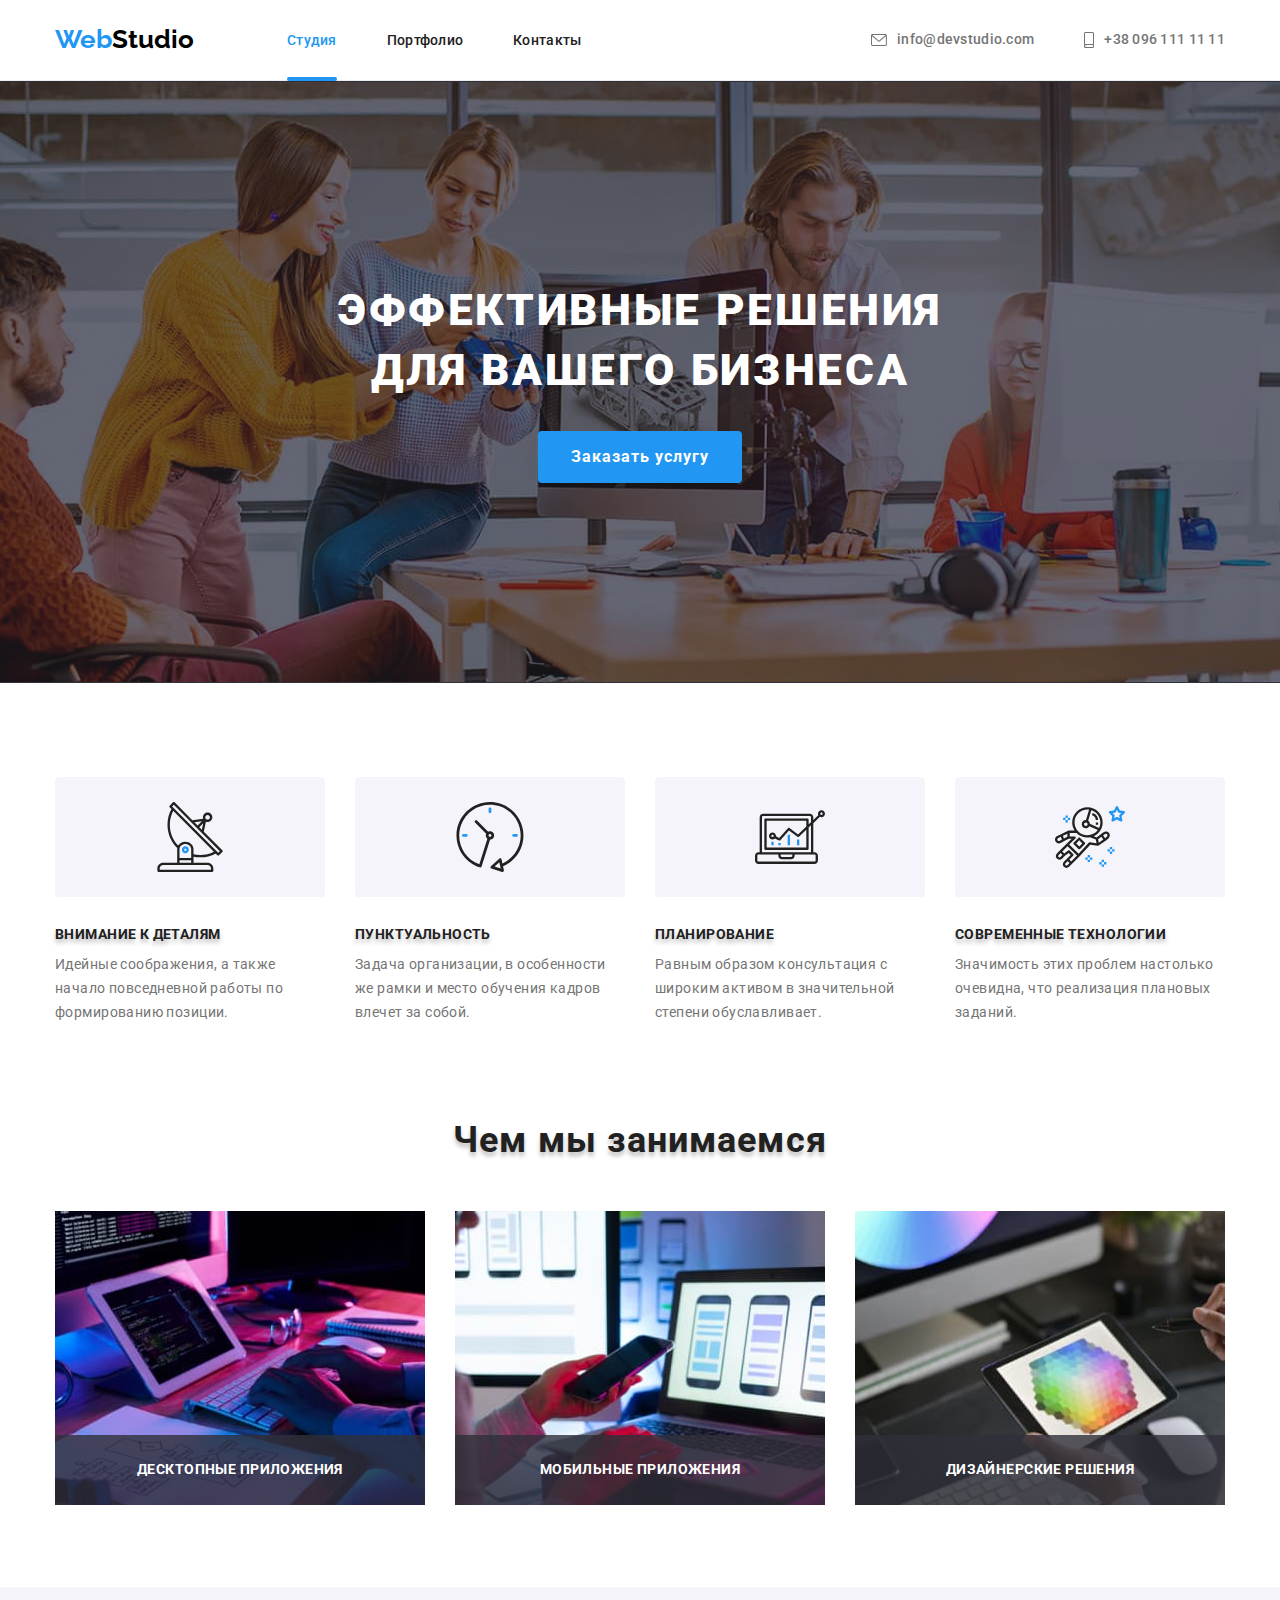
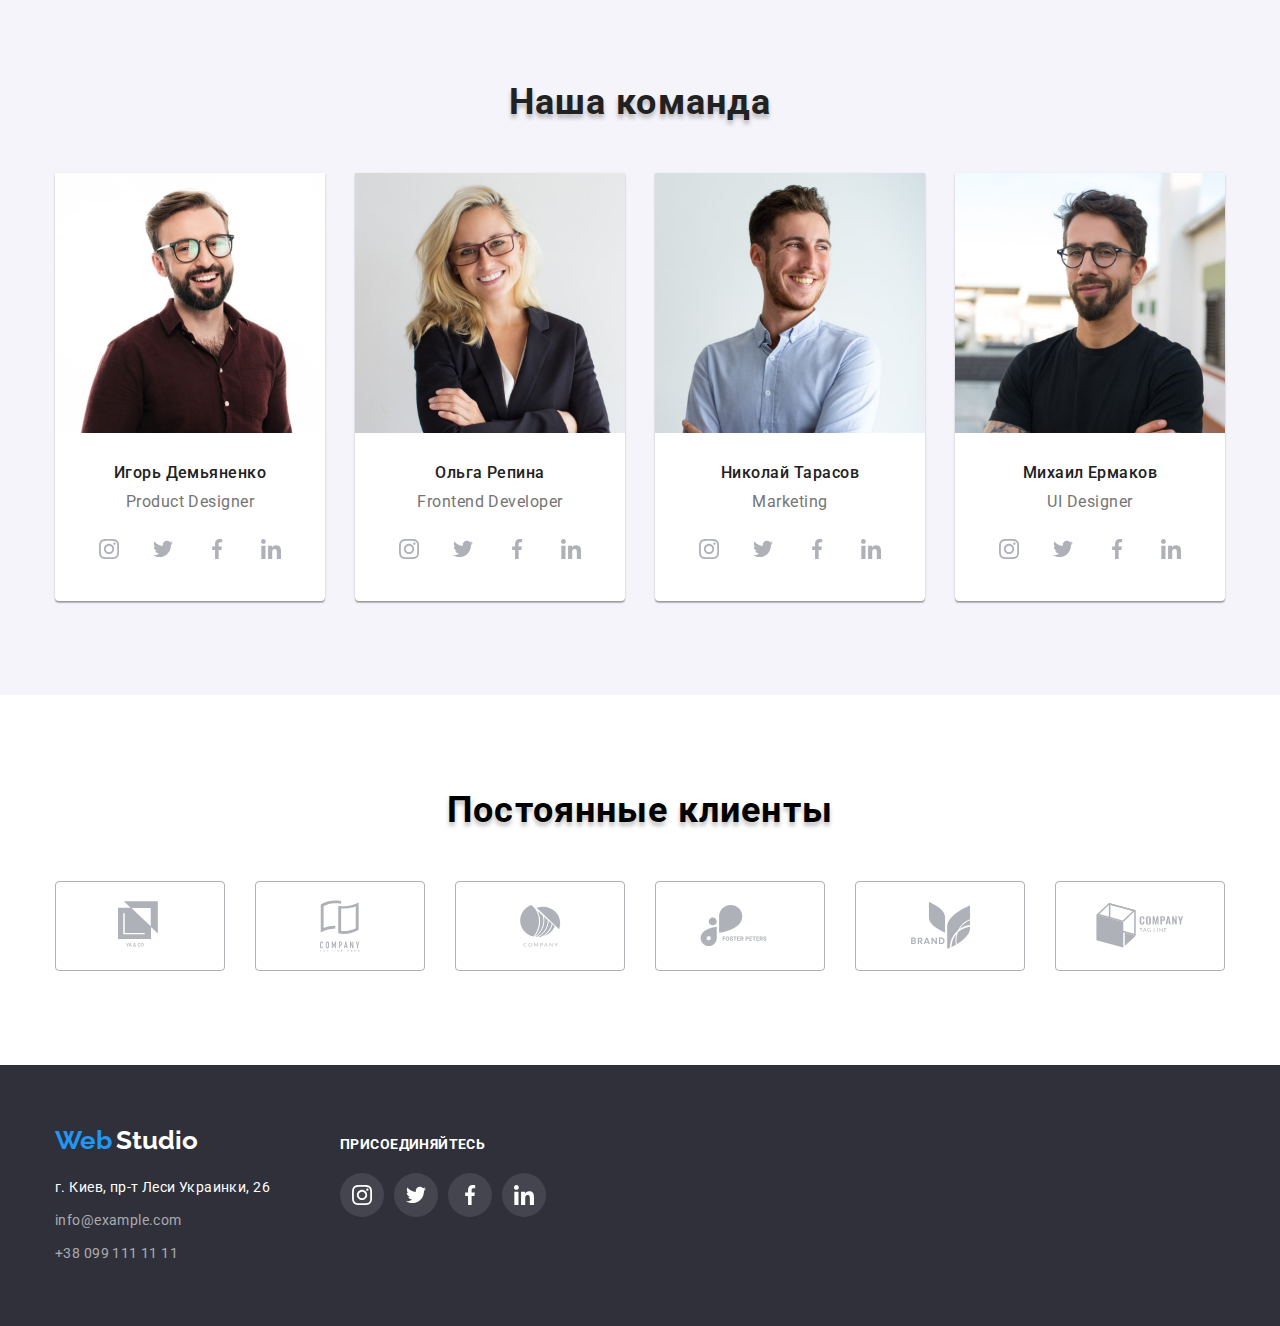
<file: index.html>
<!DOCTYPE html>
<html lang="ru">
  <head>
    <meta charset="UTF-8" />
    <meta name="viewport" content="width=device-width, initial-scale=1.0" />
    <title>WebStudio</title>
    <link rel="stylesheet" href="./css/modern-normalize.css" />
    <link rel="preconnect" href="https://fonts.gstatic.com" />
    <link
      href="https://fonts.googleapis.com/css2?family=Raleway:wght@400;700&family=Roboto:wght@400;500;700;900&display=swap"
      rel="stylesheet"
    />
    <link rel="stylesheet" href="./css/style.css" />
  </head>
  <body>
    <!-- Хедер -->
    <header class="page-header">
      <div class="container main-nav">
        <nav class="header-nav">
          <a href="./index.html">
            <span class="logo-first">Web</span>
            <span class="logo-second">Studio</span>
          </a>
          <ul class="header-nav-list">
            <li class="item">
              <a class="menu-link link-page" href="./index.html">Студия</a>
            </li>

            <li class="item">
              <a class="menu-link" href="./portfolio.html">Портфолио</a>
            </li>

            <li class="item">
              <a class="menu-link" href="">Контакты</a>
            </li>
          </ul>
        </nav>
        <ul class="header-contacts">
          <li class="item">
            <a class="link" href="mailto:info@devstudio.com">
              <svg class="link-icon" width="16" height="12">
                <use href="./images/icons.svg#envelope"></use>
              </svg>
              info@devstudio.com
            </a>
          </li>

          <li class="item">
            <a class="link" href="tel:+380961111111">
              <svg class="link-icon" width="10" height="16">
                <use href="./images/icons.svg#smartphone"></use>
              </svg>
              +38 096 111 11 11</a
            >
          </li>
        </ul>
      </div>
    </header>
    <!-- Мейн -->
    <main>
      <!-- Герой -->
      <section class="hero">
        <h1 class="hero-title">Эффективные решения для вашего бизнеса</h1>
        <button class="hero-btn btn" data-modal-open>Заказать услугу</button>
      </section>
      <!-- Софт скиллс -->
      <section class="skills">
        <div class="container">
          <!-- <h2>заголовок</h2> -->
          <!-- <p>абзац</p> -->
          <ul class="skills-list">
            <li class="item icon-аttention">
              <div class="container-skills-icon">
                <svg class="skills-icon" width="70" height="70">
                  <use href="./images/icons.svg#antenna">_</use>
                </svg>
              </div>
              <h3 class="skills-item-title">Внимание к деталям</h3>
              <p class="title-description">
                Идейные соображения, а также начало повседневной работы по
                формированию позиции.
              </p>
            </li>

            <li class="item icon-punctuality">
              <div class="container-skills-icon">
                <svg class="skills-icon" width="70" height="70">
                  <use href="./images/icons.svg#clock"></use>
                </svg>
              </div>
              <h3 class="skills-item-title">Пунктуальность</h3>
              <p class="title-description">
                Задача организации, в особенности же рамки и место обучения
                кадров влечет за собой.
              </p>
            </li>

            <li class="item icon-planning">
              <div class="container-skills-icon">
                <svg class="skills-icon" width="70" height="70">
                  <use href="./images/icons.svg#diagram"></use>
                </svg>
              </div>
              <h3 class="skills-item-title">Планирование</h3>
              <p class="title-description">
                Равным образом консультация с широким активом в значительной
                степени обуславливает.
              </p>
            </li>

            <li class="item icon-technologies">
              <div class="container-skills-icon">
                <svg class="skills-icon" width="70" height="70">
                  <use href="./images/icons.svg#astronaut">_</use>
                </svg>
              </div>
              <h3 class="skills-item-title">Современные технологии</h3>
              <p class="title-description">
                Значимость этих проблем настолько очевидна, что реализация
                плановых заданий.
              </p>
            </li>
          </ul>
        </div>
      </section>
      <!-- Сфера деятельности -->
      <section class="activity">
        <div class="container">
          <h2 class="activity-title">Чем мы занимаемся</h2>
          <!-- <p>абзац</p> -->
          <ul class="activity-list">
            <li class="item">
              <div class="thumb">
                <img
                  src="images/box1.jpg"
                  alt="Сфера деятельности 1"
                  width="370"
                />
                <div class="activity-name">
                  <p class="activity-text">Десктопные приложения</p>
                </div>
              </div>
            </li>

            <li class="item">
              <div class="thumb">
                <img
                  src="images/box2.jpg"
                  alt="Сфера деятельности 2"
                  width="370"
                />
                <div class="activity-name">
                  <p class="activity-text">Мобильные приложения</p>
                </div>
              </div>
            </li>

            <li class="item">
              <div class="thumb">
                <img
                  src="images/box3.jpg"
                  alt="Сфера деятельности 3"
                  width="370"
                />
                <div class="activity-name">
                  <p class="activity-text">Дизайнерские решения</p>
                </div>
              </div>
            </li>
          </ul>
        </div>
      </section>
      <!-- Наша команда -->
      <section class="team">
        <div class="container">
          <h2 class="team-title">Наша команда</h2>
          <!-- <p>абзац</p> -->
          <ul class="team-list">
            <li class="item">
              <div class="card-team">
                <div class="card-thumb">
                  <img
                    src="images/people1.jpg"
                    alt="Игорь Демьяненко"
                    width="270"
                  />
                </div>

                <div class="card-content">
                  <h3 class="team-people-name">Игорь Демьяненко</h3>
                  <p class="people-position">Product Designer</p>
                  <ul class="list-icon-link">
                    <li class="item-link-icon">
                      <a class="link" href="">
                        <svg class="link-icon" width="20" height="20">
                          <use href="./images/icons.svg#instagram"></use>
                        </svg>
                      </a>
                    </li>

                    <li class="item-link-icon">
                      <a class="link" href="">
                        <svg class="link-icon" width="20" height="20">
                          <use href="./images/icons.svg#twitter"></use>
                        </svg>
                      </a>
                    </li>

                    <li class="item-link-icon">
                      <a class="link" href="">
                        <svg class="link-icon" width="20" height="20">
                          <use href="./images/icons.svg#facebook"></use>
                        </svg>
                      </a>
                    </li>

                    <li class="item-link-icon">
                      <a class="link" href="">
                        <svg class="link-icon" width="20" height="20">
                          <use href="./images/icons.svg#linkedin"></use>
                        </svg>
                      </a>
                    </li>
                  </ul>
                </div>
              </div>
            </li>

            <li class="item">
              <div class="card-team">
                <div class="card-thumb">
                  <img
                    src="images/people2.jpg"
                    alt="Ольга Репина"
                    width="270"
                  />
                </div>
                <div class="card-content">
                  <h3 class="team-people-name">Ольга Репина</h3>
                  <p class="people-position">Frontend Developer</p>
                  <ul class="list-icon-link">
                    <li class="item-link-icon">
                      <a class="link" href="">
                        <svg class="link-icon" width="20" height="20">
                          <use href="./images/icons.svg#instagram"></use>
                        </svg>
                      </a>
                    </li>

                    <li class="item-link-icon">
                      <a class="link" href="">
                        <svg class="link-icon" width="20" height="20">
                          <use href="./images/icons.svg#twitter"></use>
                        </svg>
                      </a>
                    </li>

                    <li class="item-link-icon">
                      <a class="link" href="">
                        <svg class="link-icon" width="20" height="20">
                          <use href="./images/icons.svg#facebook"></use>
                        </svg>
                      </a>
                    </li>

                    <li class="item-link-icon">
                      <a class="link" href="">
                        <svg class="link-icon" width="20" height="20">
                          <use href="./images/icons.svg#linkedin"></use>
                        </svg>
                      </a>
                    </li>
                  </ul>
                </div>
              </div>
            </li>

            <li class="item">
              <div class="card-team">
                <div class="card-thumb">
                  <img
                    src="images/people3.jpg"
                    alt="Николай Тарасов"
                    width="270"
                  />
                </div>
                <div class="card-content">
                  <h3 class="team-people-name">Николай Тарасов</h3>
                  <p class="people-position">Marketing</p>
                  <ul class="list-icon-link">
                    <li class="item-link-icon">
                      <a class="link" href="">
                        <svg class="link-icon" width="20" height="20">
                          <use href="./images/icons.svg#instagram"></use>
                        </svg>
                      </a>
                    </li>

                    <li class="item-link-icon">
                      <a class="link" href="">
                        <svg class="link-icon" width="20" height="20">
                          <use href="./images/icons.svg#twitter"></use>
                        </svg>
                      </a>
                    </li>

                    <li class="item-link-icon">
                      <a class="link" href="">
                        <svg class="link-icon" width="20" height="20">
                          <use href="./images/icons.svg#facebook"></use>
                        </svg>
                      </a>
                    </li>

                    <li class="item-link-icon">
                      <a class="link" href="">
                        <svg class="link-icon" width="20" height="20">
                          <use href="./images/icons.svg#linkedin"></use>
                        </svg>
                      </a>
                    </li>
                  </ul>
                </div>
              </div>
            </li>

            <li class="item">
              <div class="card-team">
                <div class="card-thumb">
                  <img
                    src="images/people4.jpg"
                    alt="Михаил Ермаков"
                    width="270"
                  />
                </div>
                <div class="card-content">
                  <h3 class="team-people-name">Михаил Ермаков</h3>
                  <p class="people-position">UI Designer</p>
                  <ul class="list-icon-link">
                    <li class="item-link-icon">
                      <a class="link" href="">
                        <svg class="link-icon" width="20" height="20">
                          <use href="./images/icons.svg#instagram"></use>
                        </svg>
                      </a>
                    </li>

                    <li class="item-link-icon">
                      <a class="link" href="">
                        <svg class="link-icon" width="20" height="20">
                          <use href="./images/icons.svg#twitter"></use>
                        </svg>
                      </a>
                    </li>

                    <li class="item-link-icon">
                      <a class="link" href="">
                        <svg class="link-icon" width="20" height="20">
                          <use href="./images/icons.svg#facebook"></use>
                        </svg>
                      </a>
                    </li>

                    <li class="item-link-icon">
                      <a class="link" href="">
                        <svg class="link-icon" width="20" height="20">
                          <use href="./images/icons.svg#linkedin"></use>
                        </svg>
                      </a>
                    </li>
                  </ul>
                </div>
              </div>
            </li>
          </ul>
        </div>
      </section>
      <!-- Постоянные клиенты -->
      <section class="clients">
        <div class="container">
          <h2 class="clients-title">Постоянные клиенты</h2>
          <!-- <p>абзац</p> -->
          <ul class="clients-list">
            <li class="clients-item">
              <a class="link" href="">
                <svg class="link-icon" width="44" height="49">
                  <use href="./images/icons.svg#logo-1"></use>
                </svg>
              </a>
            </li>
            <li class="clients-item">
              <a class="link" href="">
                <svg class="link-icon" width="40" height="52">
                  <use href="./images/icons.svg#logo-2"></use>
                </svg>
              </a>
            </li>
            <li class="clients-item">
              <a class="link" href="">
                <svg class="link-icon" width="41" height="42">
                  <use href="./images/icons.svg#logo-3"></use>
                </svg>
              </a>
            </li>
            <li class="clients-item">
              <a class="link" href="">
                <svg class="link-icon" width="80" height="42">
                  <use href="./images/icons.svg#logo-4"></use>
                </svg>
              </a>
            </li>
            <li class="clients-item">
              <a class="link" href="">
                <svg class="link-icon" width="59" height="47">
                  <use href="./images/icons.svg#logo-5"></use>
                </svg>
              </a>
            </li>
            <li class="clients-item">
              <a class="link" href="">
                <svg class="link-icon" width="88" height="45">
                  <use href="./images/icons.svg#logo-6"></use>
                </svg>
              </a>
            </li>
          </ul>
        </div>
      </section>
    </main>
    <!-- Футер -->
    <footer class="footer">
      <div class="container">
        <div class="address-container">
          <a class="logo-link" href="./index.html">
            <span class="logo-first">Web</span>
            <span class="logo-third">Studio</span>
          </a>
          <address class="address link">
            <a class="address-house link" href="#"
              >г. Киев, пр-т Леси Украинки, 26</a
            >

            <ul class="footer-contacts link">
              <li>
                <a href="mailto:info@example.com">info@example.com</a>
              </li>

              <li>
                <a href="tel:+380991111111">+38 099 111 11 11</a>
              </li>
            </ul>
          </address>
        </div>
        <div class="connect-container">
          <p class="connect-title">присоединяйтесь</p>
          <ul class="connect-list">
            <li class="connect-item">
              <a class="link" href="">
                <svg class="link-icon" width="20" height="20">
                  <use href="./images/icons.svg#instagram"></use>
                </svg>
              </a>
            </li>

            <li class="connect-item">
              <a class="link" href="">
                <svg class="link-icon" width="20" height="20">
                  <use href="./images/icons.svg#twitter"></use>
                </svg>
              </a>
            </li>

            <li class="connect-item">
              <a class="link" href="">
                <svg class="link-icon" width="20" height="20">
                  <use href="./images/icons.svg#facebook"></use>
                </svg>
              </a>
            </li>

            <li class="connect-item">
              <a class="link" href="">
                <svg class="link-icon" width="20" height="20">
                  <use href="./images/icons.svg#linkedin"></use>
                </svg>
              </a>
            </li>
          </ul>
        </div>
      </div>
    </footer>
    <div class="backdrop is-hidden" data-modal>
      <div class="modal">
        <!-- <p>
          Lorem ipsum dolor sit amet consectetur adipisicing elit. Veritatis
          voluptate, minima explicabo culpa dicta sed quibusdam veniam
          provident iste dolores ducimus officia iure vero est asperiores
          deserunt, aut, nam et odio rem rerum. Ad, deleniti? Nulla veniam
          fugiat iusto ipsam vitae id, omnis dolore praesentium aperiam
          voluptatibus a iste ducimus?
        </p> -->
        <button class="close-btn" data-modal-close>
          <svg class="close-icon" width="18" height="18">
            <use href="./images/icons.svg#close-black"></use>
          </svg>
        </button>
      </div>
    </div>
    <script src="./js/modal.js"></script>
  </body>
</html>
</file>
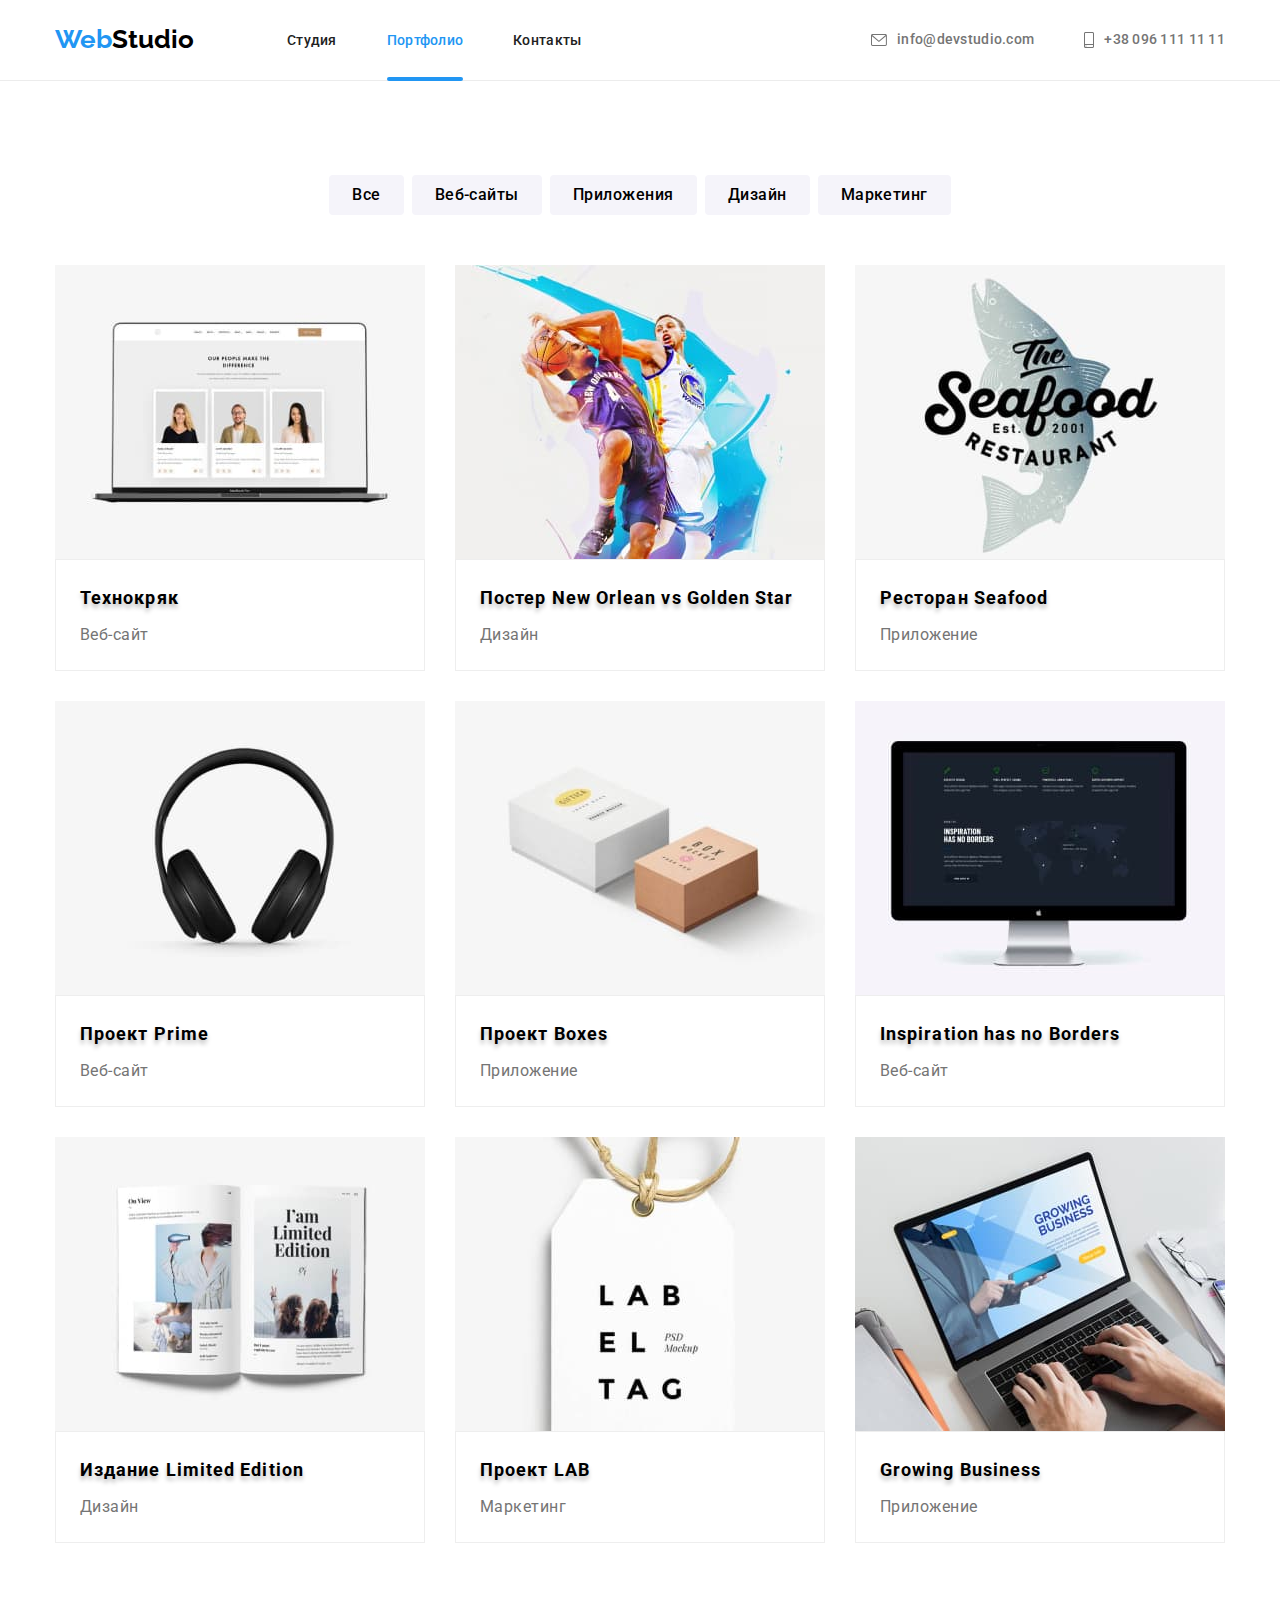
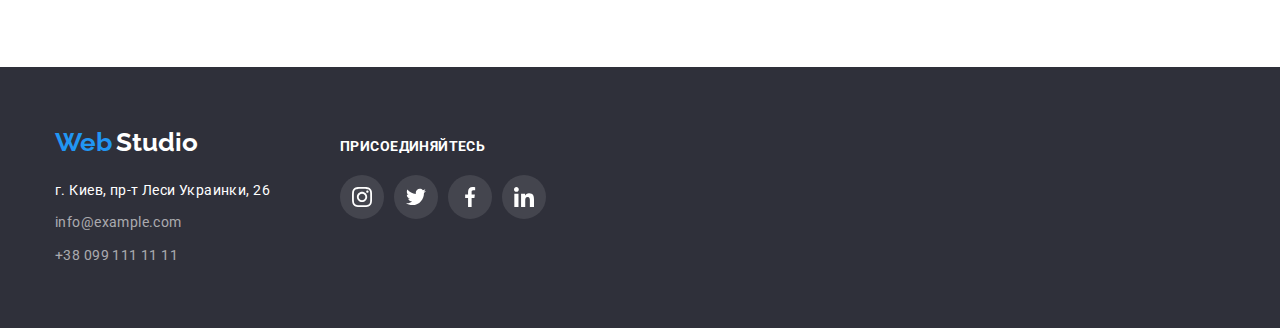
<file: portfolio.html>
<!DOCTYPE html>
<html lang="ru">
  <head>
    <meta charset="UTF-8" />
    <meta http-equiv="X-UA-Compatible" content="IE=edge" />
    <meta name="viewport" content="width=device-width, initial-scale=1.0" />
    <title>Portfolio</title>
    <link rel="stylesheet" href="./css/modern-normalize.css" />
    <link rel="preconnect" href="https://fonts.gstatic.com" />
    <link
      href="https://fonts.googleapis.com/css2?family=Raleway:wght@400;700&family=Roboto:wght@400;500;700;900&display=swap"
      rel="stylesheet"
    />
    <link rel="stylesheet" href="./css/style.css" />
  </head>
  <body>
    <!-- Хедер -->
    <header class="page-header">
      <div class="container main-nav">
        <nav class="header-nav">
          <a href="./index.html">
            <span class="logo-first">Web</span>
            <span class="logo-second">Studio</span>
          </a>
          <ul class="header-nav-list">
            <li class="item">
              <a class="menu-link" href="./index.html">Студия</a>
            </li>

            <li class="item">
              <a class="link-page menu-link" href="./portfolio.html"
                >Портфолио</a
              >
            </li>

            <li class="item">
              <a class="menu-link" href="">Контакты</a>
            </li>
          </ul>
        </nav>
        <ul class="header-contacts link">
          <li class="item">
            <a class="link" href="mailto:info@devstudio.com">
              <svg class="link-icon" width="16" height="12">
                <use href="./images/icons.svg#envelope"></use>
              </svg>
              info@devstudio.com
            </a>
          </li>

          <li class="item">
            <a class="link" href="tel:+380961111111">
              <svg class="link-icon" width="10" height="16">
                <use href="./images/icons.svg#smartphone"></use>
              </svg>
              +38 096 111 11 11</a
            >
          </li>
        </ul>
      </div>
    </header>
    <!-- Мейн -->
    <main>
      <section class="cards">
        <div class="container">
          <!-- <h1>Портфолио</h1> -->
          <ul class="btn-list">
            <li><button type="button" class="btn-all">Все</button></li>
            <li>
              <button type="button" class="btn-web">Веб-сайты</button>
            </li>
            <li>
              <button type="button" class="btn-app">Приложения</button>
            </li>
            <li>
              <button type="button" class="btn-design">Дизайн</button>
            </li>
            <li>
              <button type="button" class="btn-marketing">Маркетинг</button>
            </li>
          </ul>
          <ul class="cards-list">
            <li class="item">
              <a class="card-link" href="#">
                <div class="card-thumb">
                  <img src="./images/port_1.jpg" alt="portfolio_image_1" />
                  <div class="product-overlay">
                    <div class="product-text">
                      <p class="card-text">
                        Технокряк это современная площадка распространения
                        коронавируса. Компании используют эту платформу для
                        цифрового шпионажа и атак на защищённые сервера
                        конкурентов.
                      </p>
                    </div>
                  </div>
                </div>
                <div class="container-card">
                  <h2 class="item-title">Технокряк</h2>
                  <p class="item-text">Веб-сайт</p>
                </div>
              </a>
            </li>

            <li class="item">
              <a class="card-link" href="#">
                <div class="card-thumb">
                  <img src="./images/port_2.jpg" alt="portfolio_image_2" />
                  <div class="product-overlay">
                    <div class="product-text">
                      <p class="card-text">
                        Технокряк это современная площадка распространения
                        коронавируса. Компании используют эту платформу для
                        цифрового шпионажа и атак на защищённые сервера
                        конкурентов.
                      </p>
                    </div>
                  </div>
                </div>
                <div class="container-card">
                  <h2 class="item-title">Постер New Orlean vs Golden Star</h2>
                  <p class="item-text">Дизайн</p>
                </div>
              </a>
            </li>

            <li class="item">
              <a class="card-link" href="#">
                <div class="card-thumb">
                  <img src="./images/port_3.jpg" alt="portfolio_image_3" />
                  <div class="product-overlay">
                    <div class="product-text">
                      <p class="card-text">
                        Технокряк это современная площадка распространения
                        коронавируса. Компании используют эту платформу для
                        цифрового шпионажа и атак на защищённые сервера
                        конкурентов.
                      </p>
                    </div>
                  </div>
                </div>
                <div class="container-card">
                  <h2 class="item-title">Ресторан Seafood</h2>
                  <p class="item-text">Приложение</p>
                </div>
              </a>
            </li>

            <li class="item">
              <a class="card-link" href="#">
                <div class="card-thumb">
                  <img src="./images/port_4.jpg" alt="portfolio_image_4" />
                  <div class="product-overlay">
                    <div class="product-text">
                      <p class="card-text">
                        Технокряк это современная площадка распространения
                        коронавируса. Компании используют эту платформу для
                        цифрового шпионажа и атак на защищённые сервера
                        конкурентов.
                      </p>
                    </div>
                  </div>
                </div>
                <div class="container-card">
                  <h2 class="item-title">Проект Prime</h2>
                  <p class="item-text">Веб-сайт</p>
                </div>
              </a>
            </li>

            <li class="item">
              <a class="card-link" href="#">
                <div class="card-thumb">
                  <img src="./images/port_5.jpg" alt="portfolio_image_5" />
                  <div class="product-overlay">
                    <div class="product-text">
                      <p class="card-text">
                        Технокряк это современная площадка распространения
                        коронавируса. Компании используют эту платформу для
                        цифрового шпионажа и атак на защищённые сервера
                        конкурентов.
                      </p>
                    </div>
                  </div>
                </div>
                <div class="container-card">
                  <h2 class="item-title">Проект Boxes</h2>
                  <p class="item-text">Приложение</p>
                </div>
              </a>
            </li>

            <li class="item">
              <a class="card-link" href="#">
                <div class="card-thumb">
                  <img src="./images/port_6.jpg" alt="portfolio_image_6" />
                  <div class="product-overlay">
                    <div class="product-text">
                      <p class="card-text">
                        Технокряк это современная площадка распространения
                        коронавируса. Компании используют эту платформу для
                        цифрового шпионажа и атак на защищённые сервера
                        конкурентов.
                      </p>
                    </div>
                  </div>
                </div>
                <div class="container-card">
                  <h2 class="item-title">Inspiration has no Borders</h2>
                  <p class="item-text">Веб-сайт</p>
                </div>
              </a>
            </li>

            <li class="item">
              <a class="card-link" href="#">
                <div class="card-thumb">
                  <img src="./images/port_7.jpg" alt="portfolio_image_7" />
                  <div class="product-overlay">
                    <div class="product-text">
                      <p class="card-text">
                        Технокряк это современная площадка распространения
                        коронавируса. Компании используют эту платформу для
                        цифрового шпионажа и атак на защищённые сервера
                        конкурентов.
                      </p>
                    </div>
                  </div>
                </div>
                <div class="container-card">
                  <h2 class="item-title">Издание Limited Edition</h2>
                  <p class="item-text">Дизайн</p>
                </div>
              </a>
            </li>

            <li class="item">
              <a class="card-link" href="#">
                <div class="card-thumb">
                  <img src="./images/port_8.jpg" alt="portfolio_image_8" />
                  <div class="product-overlay">
                    <div class="product-text">
                      <p class="card-text">
                        Технокряк это современная площадка распространения
                        коронавируса. Компании используют эту платформу для
                        цифрового шпионажа и атак на защищённые сервера
                        конкурентов.
                      </p>
                    </div>
                  </div>
                </div>
                <div class="container-card">
                  <h2 class="item-title">Проект LAB</h2>
                  <p class="item-text">Маркетинг</p>
                </div>
              </a>
            </li>

            <li class="item">
              <a class="card-link" href="#">
                <div class="card-thumb">
                  <img src="./images/port_9.jpg" alt="portfolio_image_9" />
                  <div class="product-overlay">
                    <div class="product-text">
                      <p class="card-text">
                        Технокряк это современная площадка распространения
                        коронавируса. Компании используют эту платформу для
                        цифрового шпионажа и атак на защищённые сервера
                        конкурентов.
                      </p>
                    </div>
                  </div>
                </div>
                <div class="container-card">
                  <h2 class="item-title">Growing Business</h2>
                  <p class="item-text">Приложение</p>
                </div>
              </a>
            </li>
          </ul>
        </div>
      </section>
    </main>
    <!-- Футер -->
    <footer class="footer">
      <div class="container">
        <div class="address-container">
          <a class="logo-link" href="./index.html">
            <span class="logo-first">Web</span>
            <span class="logo-third">Studio</span>
          </a>
          <address class="address link">
            <a class="address-house link" href="#"
              >г. Киев, пр-т Леси Украинки, 26</a
            >

            <ul class="footer-contacts link">
              <li>
                <a href="mailto:info@example.com">info@example.com</a>
              </li>

              <li>
                <a href="tel:+380991111111">+38 099 111 11 11</a>
              </li>
            </ul>
          </address>
        </div>
        <div class="connect-container">
          <p class="connect-title">присоединяйтесь</p>
          <ul class="connect-list">
            <li class="connect-item">
              <a class="link" href="">
                <svg class="link-icon" width="20" height="20">
                  <use href="./images/icons.svg#instagram"></use>
                </svg>
              </a>
            </li>

            <li class="connect-item">
              <a class="link" href="">
                <svg class="link-icon" width="20" height="20">
                  <use href="./images/icons.svg#twitter"></use>
                </svg>
              </a>
            </li>

            <li class="connect-item">
              <a class="link" href="">
                <svg class="link-icon" width="20" height="20">
                  <use href="./images/icons.svg#facebook"></use>
                </svg>
              </a>
            </li>

            <li class="connect-item">
              <a class="link" href="">
                <svg class="link-icon" width="20" height="20">
                  <use href="./images/icons.svg#linkedin"></use>
                </svg>
              </a>
            </li>
          </ul>
        </div>
      </div>
    </footer>
  </body>
</html>
</file>
<file: css/style.css>
:root {
  --blue-first: rgba(33, 150, 243, 1);
  --blue-second: rgba(33, 150, 243, 0.9);
  --black-first: rgba(0, 0, 0, 1);
  --black-text: rgba(33, 33, 33, 1);
  --grey-first: rgba(117, 117, 117, 1);
  --grey-text-op60: rgba(255, 255, 255, 0.6);
  --grey-back: rgba(47, 48, 58, 1);
  --grey-back-second: rgba(47, 48, 58, 0.8);
  --grey-line: rgba(236, 236, 236, 1);
  --grey-line-second: rgba(238, 238, 238, 1);
  --grey-icon-first: rgba(117, 117, 117, 1);
  --grey-icon-second: rgba(175, 177, 184, 1);
  --grey-icon-third: rgba(255, 255, 255, 0.1);
  --grey-icon-four: rgba(0, 0, 0, 0.1);
  --grey-background: rgba(0, 0, 0, 0.2);
  --white-first: rgba(255, 255, 255, 1);
  --white-second: rgba(245, 244, 250, 1);
  --white-background-first: rgba(245, 244, 250, 1);
  --white-backgroung-second: rgba(229, 229, 229, 1);
  --animation-timing-function: 250ms cubic-bezier(0.4, 0, 0.2, 1);
}

html {
  box-sizing: border-box;
}

*,
*::before,
*::after {
  box-sizing: inherit;
  padding: 0;
}

header,
section,
footer {
  /* border: 1px solid; */
}

body {
  font-family: 'Roboto', sans-serif;
  margin: 0;
}

button {
  font-family: 'Roboto', sans-serif;
}

ul {
  list-style: none;
  text-decoration: none;
}

a {
  text-decoration: none;
  color: inherit;
}

img {
  display: block;
  max-width: 100%;
  height: auto;
}

.container {
  width: 1200px;
  padding-left: 15px;
  padding-right: 15px;
  margin-left: auto;
  margin-right: auto;
  /* outline: 2px solid tomato; */
}

h2 {
  text-shadow: 0px 4px 4px rgba(0, 0, 0, 0.25);
}

/* header,
section,
footer {
  background-color: yellow;
  outline: 2px solid blueviolet;
} */

.link-page {
  color: var(--blue-first);
  position: relative;
}

.link-page::after {
  content: '';
  position: absolute;
  display: block;
  bottom: -1px;
  left: 0;
  width: 100%;
  height: 4px;
  background-color: var(--blue-first);
  opacity: 1 !important;
  border-radius: 2px;
}

.page-header {
  background-color: var(--white-first);
  border-bottom: 1px solid var(--grey-line);
}

.main-nav {
  display: flex;
  align-items: center;
  justify-content: space-between;
}

.header-nav {
  display: flex;
}

.header-nav > a {
  display: flex;
  align-items: center;
}

.logo-first {
  font-family: 'Raleway', sans-serif;
  font-weight: 700;
  font-size: 26px;
  line-height: 1.2;
  color: var(--blue-first);
}

.logo-second {
  font-family: 'Raleway', sans-serif;
  font-weight: 700;
  font-size: 26px;
  line-height: 1.2;
  color: var(--black-first);
}

.logo-third {
  font-family: 'Raleway', sans-serif;
  font-weight: 700;
  font-size: 26px;
  line-height: 1.2;
  color: var(--white-first);
}

.header-nav-list {
  margin-left: 93px;
  display: flex;
  margin-top: 0;
  margin-bottom: 0;
  font-weight: 500;
  font-size: 14px;
  line-height: 16px;
  letter-spacing: 0.02em;
  color: var(--black-text);
}

.header-nav-list .item:not(:last-child) {
  margin-right: 50px;
}

.header-nav-list .menu-link:hover,
.header-nav-list .menu-link:focus {
  color: var(--blue-first);
}

.header-nav-list .menu-link:hover::after,
.header-nav-list .menu-link:focus::after {
  opacity: 1;
}

.header-nav-list .menu-link::after {
  content: '';
  position: absolute;
  display: block;
  bottom: -1px;
  left: 0;
  width: 100%;
  height: 4px;
  background-color: var(--blue-first);
  opacity: 0;
  border-radius: 2px;
  transition: opacity var(--animation-timing-function);
}

.header-nav-list .menu-link {
  position: relative;
  display: block;
  padding-top: 32px;
  padding-bottom: 32px;
  transition: color var(--animation-timing-function);
}

.header-contacts {
  display: flex;
  font-weight: 500;
  font-size: 14px;
  line-height: 1.14;
  letter-spacing: 0.02em;
  color: var(--grey-first);
}

.header-contacts .link {
  display: flex;
  align-items: center;
  color: var(--grey-icon-first);
  fill: var(--grey-icon-first);

  transition: color var(--animation-timing-function);
}

.header-contacts .link:hover,
.header-contacts .link:focus {
  color: var(--blue-first);
}

.header-contacts .link-icon {
  margin-right: 10px;
  fill: currentColor;
}

.header-contacts {
  margin-left: auto;
}

.header-contacts > .item + .item {
  margin-left: 50px;
}

.hero {
  margin: 0 auto;
  background-color: var(--grey-back);
  text-align: center;
  max-width: 1600px;
  padding-top: 200px;
  padding-bottom: 200px;
  background-image: linear-gradient(
      to bottom,
      rgba(47, 48, 58, 0.4),
      rgba(47, 48, 58, 0.4)
    ),
    url(../images/hero.jpg);
  background-repeat: no-repeat;
  background-position: center;
  background-size: auto auto;
}

.hero-title {
  margin: 0 auto;
  width: 696px;
  margin-top: 0;
  margin-bottom: 30px;
  font-weight: 900;
  font-size: 44px;
  line-height: 1.36;
  letter-spacing: 0.06em;
  text-transform: uppercase;
  color: var(--white-first);
}

.hero-btn:hover,
.hero-btn:focus {
  box-shadow: 1px 1px 1px rgba(0, 0, 0, 0.12), 0px 4px 4px rgba(0, 0, 0, 0.06),
    1px 4px 6px rgba(0, 0, 0, 0.16);
  cursor: pointer;
}

.hero-btn {
  border-radius: 4px;
  padding: 10px 32px;
  border: 1px solid transparent;
  min-width: 200px;
  color: var(--white-first);
  background-color: var(--blue-first);
  font-weight: 700;
  font-size: 16px;
  line-height: 1.88;
  align-items: center;
  letter-spacing: 0.06em;

  transition: box-shadow var(--animation-timing-function);
}

.backdrop {
  position: fixed;
  top: 0;
  left: 0;
  width: 100vw;
  height: 100vh;
  background-color: rgba(0, 0, 0, 0.2);
  margin: 0;

  opacity: 1;

  transition: opacity var(--animation-timing-function);
}

.backdrop.is-hidden {
  opacity: 0;
  pointer-events: none;
  visibility: visible;
}

.backdrop.is-hidden .modal {
  transform: translate(-50%, -50%) scale(0.7);
}

.modal {
  position: absolute;
  min-height: 581px;
  min-width: 528px;
  background-color: var(--white-first);
  top: 50%;
  left: 50%;

  transform: translate(-50%, -50%) scale(1);

  transition: transform var(--animation-timing-function);
}

.close-btn {
  display: flex;
  position: absolute;
  top: 8px;
  right: 8px;
  border: none;
  width: 30px;
  height: 30px;
  background-color: var(--white-first);
}

.close-icon {
  display: flex;
  border-radius: 50%;
  border: 1px solid var(--grey-icon-four);
  padding: 6px;
  width: 30px;
  height: 30px;
  justify-content: center;
  align-items: center;
}

.skills {
  padding-top: 94px;
  padding-bottom: 94px;
  background-color: var(--white-first);
}

.skills-list {
  margin: 0;
  display: flex;
  margin-left: -30px;
}

.skills-list > .item {
  flex-basis: calc(100% / 4 - 30px);
  margin-left: 30px;
}

/* .skills .container-skills-icon:hover {
  background-color: var(--white-first);
} */

.skills .container-skills-icon {
  display: flex;
  width: 270px;
  height: 120px;
  background-color: var(--white-background-first);
  border-radius: 4px;
  margin-bottom: 30px;
  align-items: center;
  justify-content: center;
}

.skills .skills-icon {
  width: 70px;
  height: 70px;
}

.skills-item-title {
  width: 270px;
  margin-top: 0;
  margin-bottom: 10px;
  font-weight: 700;
  font-size: 14px;
  line-height: 1.14;
  letter-spacing: 0.03em;
  text-transform: uppercase;
  color: var(--black-text);
  text-shadow: 0px 4px 4px rgba(0, 0, 0, 0.25);
}

.title-description {
  margin-top: 0;
  margin-bottom: 0;
  font-size: 14px;
  line-height: 1.71;
  letter-spacing: 0.03em;
  color: var(--grey-first);
}

.activity {
  margin-bottom: 0;
  padding-top: 0;
  padding-bottom: 82px;
  background-color: var(--white-first);
}

.activity-title {
  text-align: center;
  margin: 0 auto;
  margin-top: 0;
  margin-bottom: 50px;
  font-weight: 700;
  font-size: 36px;
  line-height: 1.17;
  letter-spacing: 0.03em;
  color: var(--black-text);
}

.activity-list {
  margin: 0;
  display: flex;
  flex-wrap: wrap;
  margin-left: -30px;
}

.activity-list > .item {
  width: 370px;
  flex-basis: calc(100% / 3 - 30px);
  margin-left: 30px;
}

.activity-list .thumb {
  position: relative;
}

.activity-list .activity-name {
  position: absolute;
  bottom: 0;
  right: 0;
  height: 70px;
  width: 100%;
  background-color: var(--grey-back-second);
  text-align: center;
  padding: 27px 0;
}

.activity-list .activity-text {
  font-weight: 700;
  font-size: 14px;
  line-height: 1.14;
  letter-spacing: 0.03em;
  text-transform: uppercase;
  color: var(--white-first);
  margin: 0;
}

.team {
  display: flex;
  padding-top: 94px;
  padding-bottom: 94px;
  background-color: var(--white-background-first);
}

.team-title {
  margin: 0 auto;
  margin-top: 0;
  margin-bottom: 50px;
  font-weight: 700;
  font-size: 36px;
  line-height: 1.17;
  text-align: center;
  letter-spacing: 0.03em;
  color: var(--black-text);
}

.team-list {
  margin: 0;
  display: flex;
  /* flex-wrap: wrap; */
  margin-left: -30px;
}

.team-list > .item {
  width: 270px;
  flex-basis: calc(100% / 4 - 30px);
  margin-left: 30px;
}

.team-people-name {
  font-weight: 500;
  font-size: 16px;
  line-height: 1.19;
  letter-spacing: 0.03em;
  color: var(--black-text);
  margin-top: 30px;
  margin-bottom: 10px;
  text-align: center;
}

.people-position {
  margin-top: 0;
  margin-bottom: 16px;
  font-size: 16px;
  line-height: 19px;
  letter-spacing: 0.03em;
  color: var(--grey-first);
  text-align: center;
}

.team-list .list-icon-link {
  display: flex;
  justify-content: center;
  padding-bottom: 30px;
}

.team-list .item-link-icon:not(:last-child) {
  margin-right: 10px;
}

.item-link-icon .link:hover,
.item-link-icon .link:focus {
  background-color: var(--blue-first);
  color: var(--white-first);
}

.list-icon-link .link {
  display: flex;
  width: 44px;
  height: 44px;
  color: var(--grey-icon-second);
  border-radius: 50%;
  align-items: center;
  justify-content: center;

  transition: background-color var(--animation-timing-function),
    color var(--animation-timing-function);
}

.team-list .link-icon {
  fill: currentColor;
}

.card-team {
  background-color: var(--white-first);
  box-shadow: 0px 1px 3px rgba(0, 0, 0, 0.12), 0px 1px 1px rgba(0, 0, 0, 0.14),
    0px 2px 1px rgba(0, 0, 0, 0.2);
  border-radius: 0px 0px 4px 4px;
}

.clients {
  display: flex;
  padding-top: 94px;
  padding-bottom: 94px;
  background-color: var(--white-first);
}

.clients-title {
  margin-top: 0;
  margin-bottom: 50px;
  font-weight: 700;
  font-size: 36px;
  line-height: 1.17;
  text-align: center;
  letter-spacing: 0.03em;
}

.clients-list {
  display: flex;
  margin: 0;
}

.clients-item:not(:last-child) {
  margin-right: 30px;
}

.clients-item .link:hover,
.clients-item .link:focus {
  border-color: var(--blue-first);
  color: var(--blue-first);
}

.clients-item .link {
  display: flex;
  width: 170px;
  height: 90px;
  border: 1px solid var(--grey-icon-second);
  border-radius: 4px;
  justify-content: center;
  align-items: center;
  color: var(--grey-icon-second);

  transition: color var(--animation-timing-function),
    border-color var(--animation-timing-function);
}

.clients-item .link-icon {
  fill: currentColor;
}

.footer {
  /* max-width: 1600px; */
  display: flex;
  background-position: center;
  background-color: var(--grey-back);
  padding-top: 60px;
  padding-bottom: 60px;
  margin: 0 auto;
}

.footer .container {
  display: flex;
  align-items: baseline;
}

.footer .address-container {
  margin-right: 70px;
}

.logo-link {
  display: inline-block;
  margin-bottom: 20px;
}

.address-house {
  display: inherit;
  margin-bottom: 9px;
  font-weight: 400;
  font-size: 14px;
  line-height: 1.71;
  letter-spacing: 0.03em;
  color: var(--white-first);
}

.footer-contacts {
  margin: 0;
}

.address > .footer-contacts > li {
  display: inherit;
  padding-left: 0;
  font-weight: 400;
  font-size: 14px;
  line-height: 1.71;
  letter-spacing: 0.03em;
  color: var(--grey-text-op60);
}

.address > .footer-contacts > li:not(:last-child) {
  margin-bottom: 9px;
}

.connect-title {
  font-weight: 700;
  font-size: 14px;
  line-height: 1.14;
  letter-spacing: 0.03em;
  text-transform: uppercase;
  color: var(--white-first);
  margin-top: 0;
  margin-bottom: 20px;
}

.connect-list {
  display: flex;
  margin: 0;
}

.connect-list .connect-item:not(:last-child) {
  margin-right: 10px;
}

.connect-item .link:hover,
.connect-item .link:focus {
  background-color: var(--blue-first);
}

.connect-item .link {
  display: flex;
  width: 44px;
  height: 44px;
  background-color: var(--grey-icon-third);
  border-radius: 50%;
  color: var(--white-first);
  justify-content: center;
  align-items: center;

  transition: background-color var(--animation-timing-function);
}

.connect-item .link-icon {
  fill: currentColor;
}

/* Портфолио */

.cards {
  padding-top: 94px;
  padding-bottom: 94px;
  background-color: var(--white-first);
}

.btn-list {
  display: flex;
  text-align: center;
  justify-content: center;
  margin-top: 0;
  margin-bottom: 50px;
}

.btn-list button:hover,
.btn-list button:focus {
  box-shadow: 1px 1px 1px rgba(0, 0, 0, 0.12), 0px 4px 4px rgba(0, 0, 0, 0.06),
    1px 4px 6px rgba(0, 0, 0, 0.16);
  cursor: pointer;
  background-color: var(--blue-first);
  color: var(--white-first);
}

.btn-list > li:not(:last-child) {
  margin-right: 8px;
}

.btn-list button {
  display: inline-block;
  border-radius: 4px;
  padding: 6px 22px;
  text-align: center;
  border: 1px solid transparent;
  font-weight: 500;
  font-size: 16px;
  line-height: 1.63;
  letter-spacing: 0.03em;
  background-color: var(--white-second);

  transition: background-color var(--animation-timing-function),
    color var(--animation-timing-function),
    box-shadow var(--animation-timing-function);
}

.btn-all {
  min-width: 73px;
}

.btn-web {
  min-width: 128px;
}

.btn-app {
  min-width: 145px;
}

.btn-design {
  min-width: 103px;
}

.btn-marketing {
  min-width: 130px;
}

.cards-list .item {
  background-color: var(--white-first);
  transition: box-shadow var(--animation-timing-function);
}

.cards-list > :hover,
.cards-list > :focus {
  box-shadow: 0px 1px 1px rgba(0, 0, 0, 0.12), 0px 4px 4px rgba(0, 0, 0, 0.06),
    1px 4px 6px rgba(0, 0, 0, 0.16);
}

.cards-list .item-title {
  margin-top: 0;
  margin-bottom: 4px;
  font-weight: 700;
  font-size: 18px;
  line-height: 2;
  letter-spacing: 0.06em;
}

.cards-list .item-text {
  margin-top: 0;
  margin-bottom: 0;
  font-weight: 400;
  font-size: 16px;
  line-height: 1.88;
  letter-spacing: 0.03em;
  color: var(--grey-first);
}

.cards-list {
  margin: 0;
  display: flex;
  flex-wrap: wrap;
  margin-left: -30px;
}

.cards-list > .item {
  min-width: 370px;
  flex-basis: calc(100% / 9 - 30px);
  margin-left: 30px;
  margin-bottom: 30px;
}

/* --------- */

.card-link:hover .product-text,
.card-link:focus .product-text {
  opacity: 1;
}

.card-link:hover .product-overlay,
.card-link:focus .product-overlay {
  opacity: 1;
  transform: translateY(0);
}

/* .cards-list .card-thumb:hover::before,
.cards-list .card-thumb:focus::before {
  opacity: 1;
} */

.cards-list .card-thumb {
  position: relative;
  overflow: hidden;
}

.cards-list .product-overlay {
  display: inline-block;
  position: absolute;
  /* content: ''; */
  top: 0;
  left: 0;
  width: 100%;
  height: 100%;
  opacity: 0;
  background-color: var(--blue-second);

  transform: translateY(100%);
  transition: transform var(--animation-timing-function);
}

/* .card-link:hover .card-thumb::before {
  transform: translateY(0);
} */

/* .cards-list .product-text:hover {
  opacity: 1;
} */

.cards-list .product-text {
  position: absolute;
  top: 50%;
  left: 50%;
  transform: translate(-50%, -50%);
  width: 100%;
  display: flex;
  opacity: 0;

  /* transition: 250ms cubic-bezier(0.4, 0, 0.2, 1); */
}

/* --------- */
.cards-list .card-text {
  display: flex;
  font-weight: 400;
  font-size: 18px;
  line-height: 1.56;
  letter-spacing: 0.03em;
  color: var(--white-first);
  padding: 63px 24px;
  margin: 0;
  text-align: left;
}

/* -------- */
.container-card {
  padding: 20px 24px;
  border: 1px solid var(--grey-line-second);
  transition: filter var(--animation-timing-function);
}

.container-card:hover,
.container-card:focus {
  filter: drop-shadow(0px 4px 4px rgba(0, 0, 0, 0.25));
}

.card-link {
  /* opacity: 1; */
}
</file>
